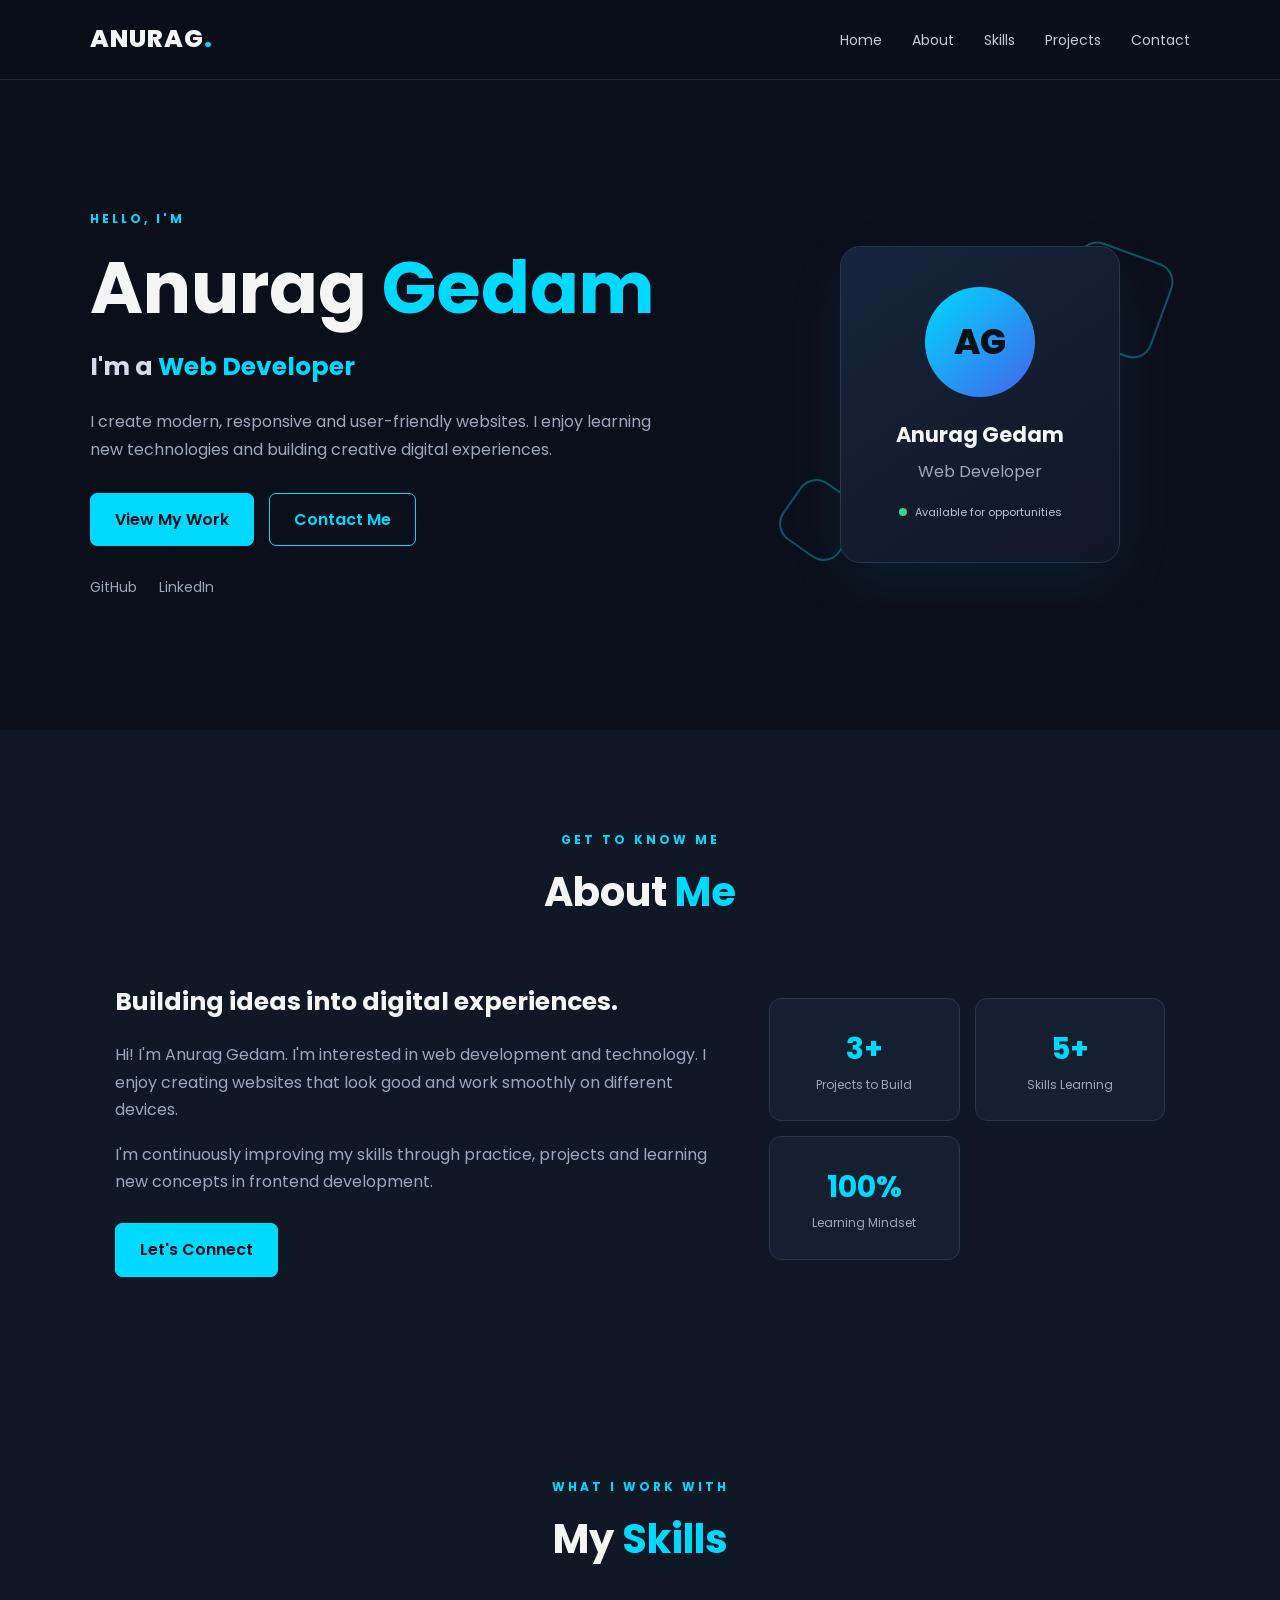
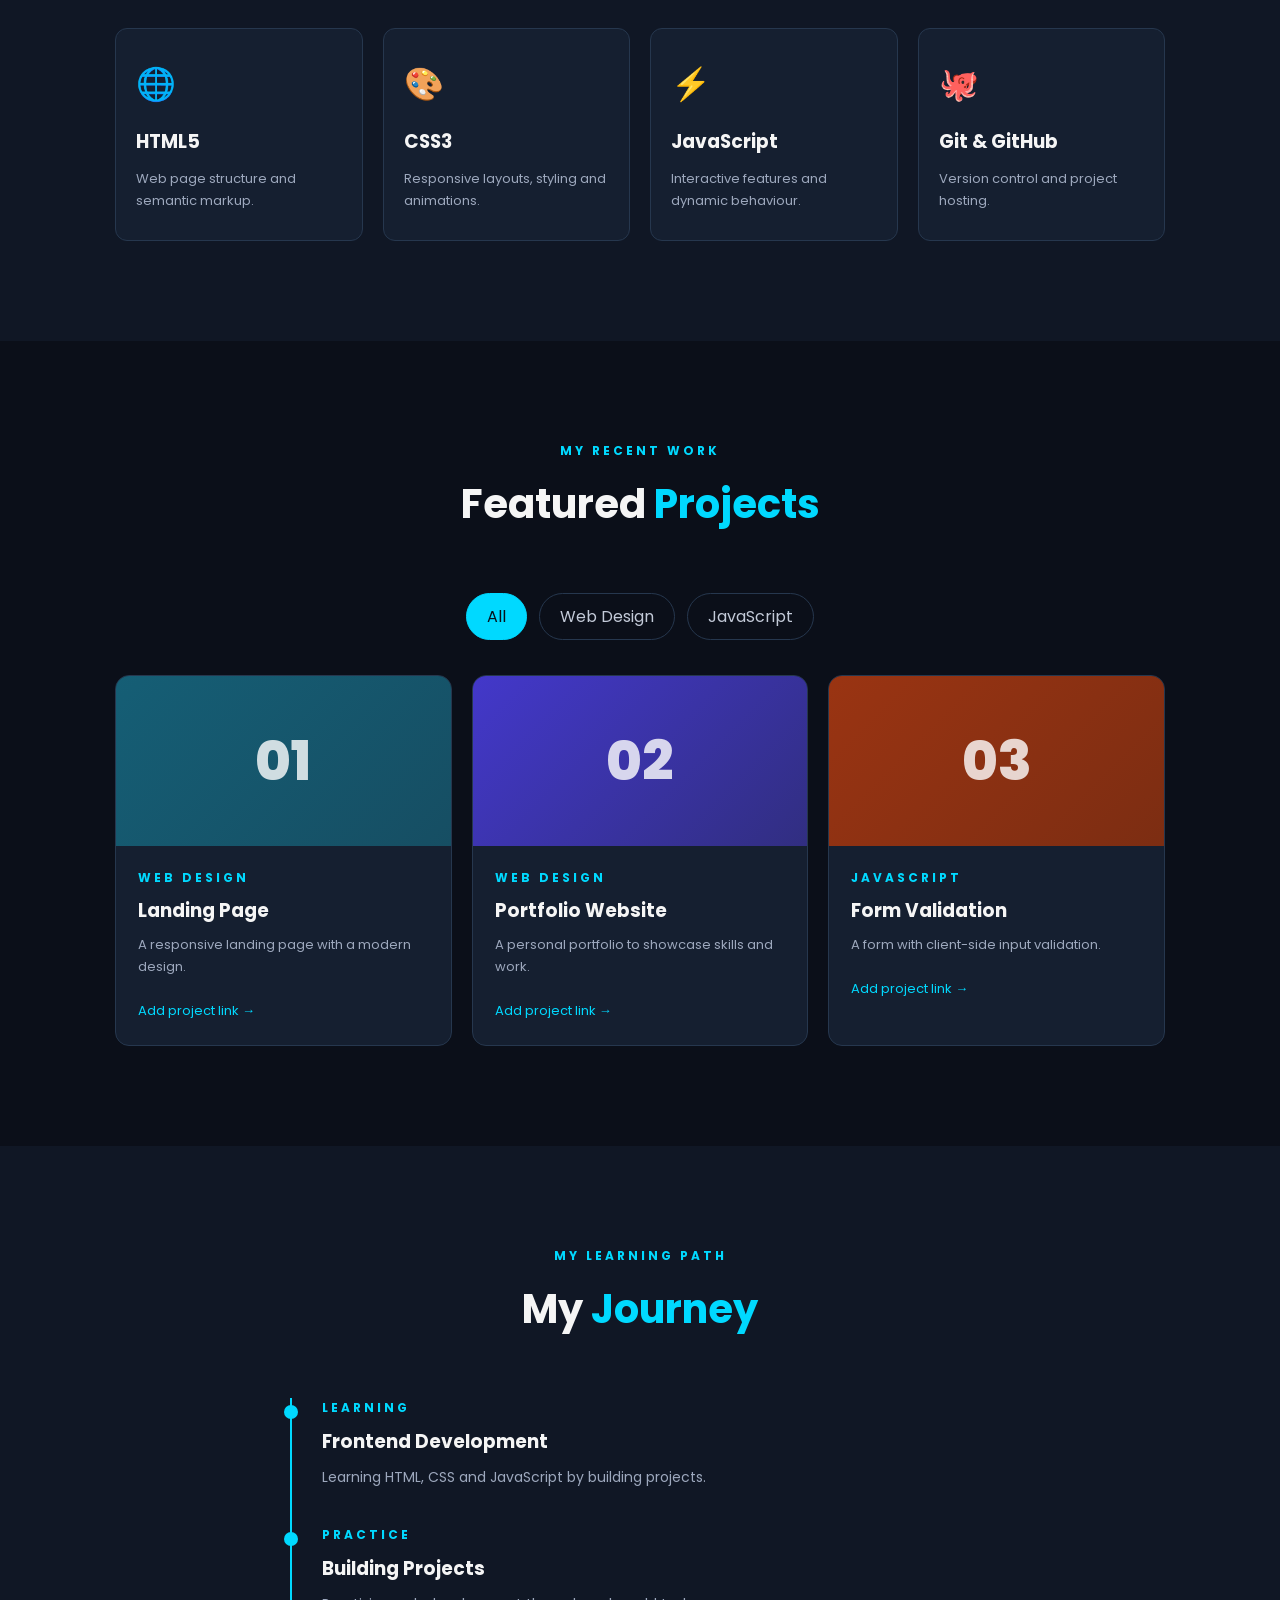
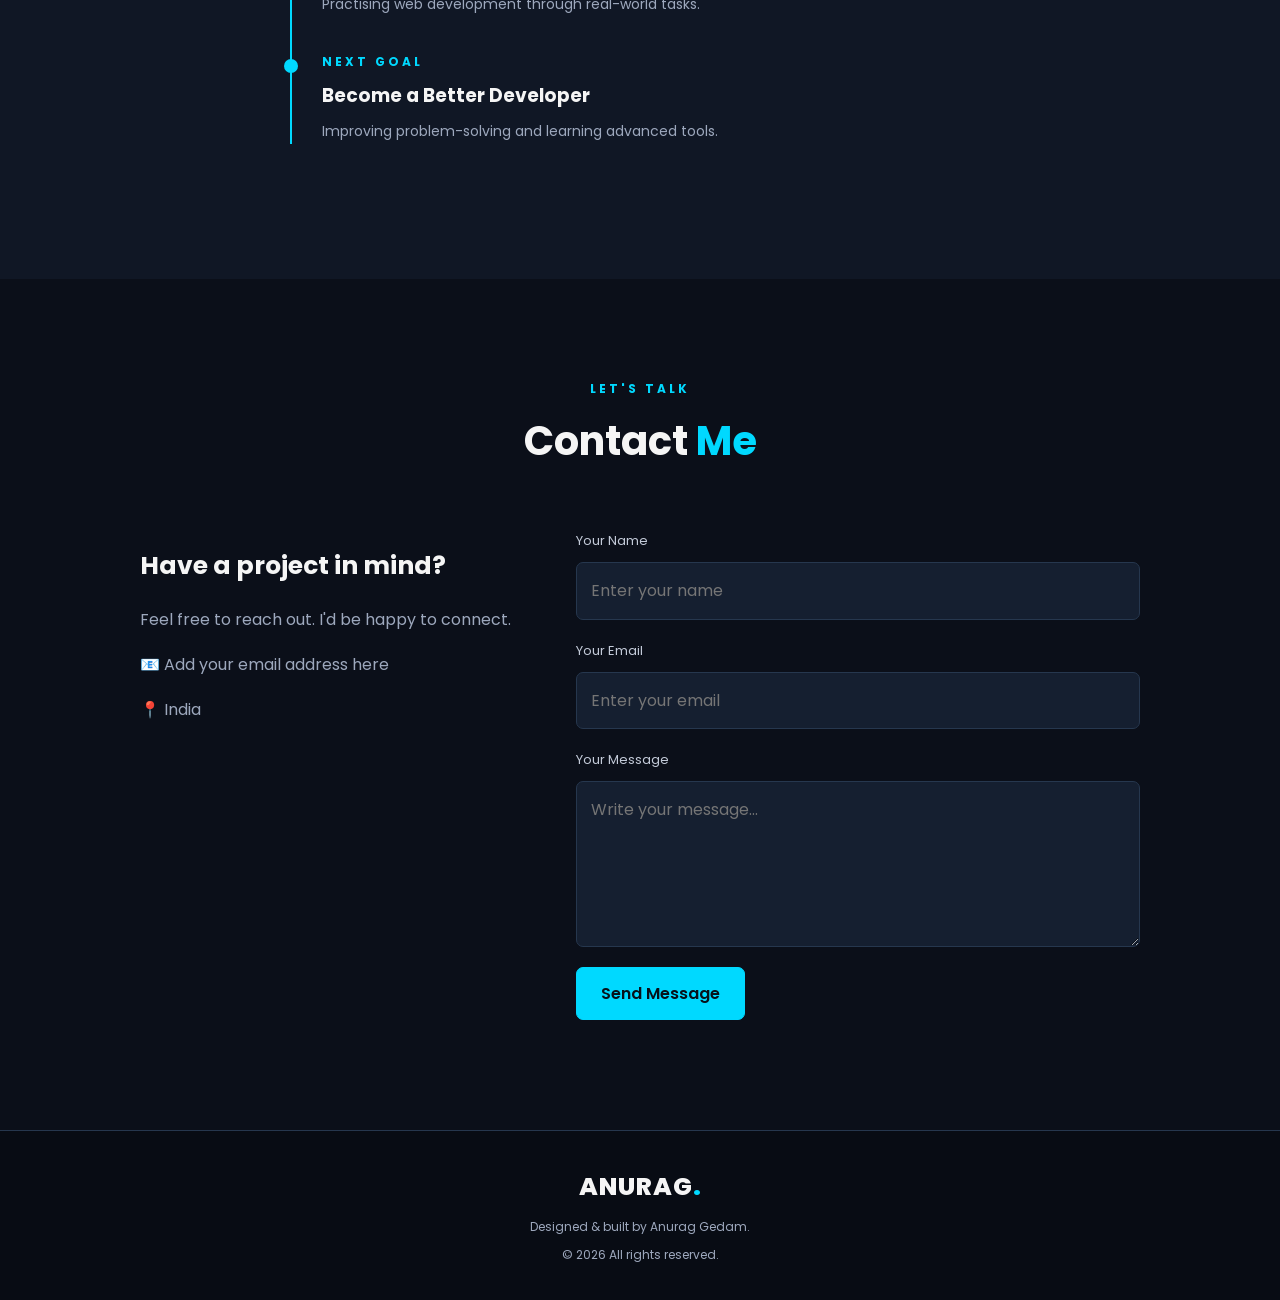
<file: index.html>
<!DOCTYPE html>
<html lang="en">
<head>
    <meta charset="UTF-8">
    <meta name="viewport" content="width=device-width, initial-scale=1.0">
    <meta name="description" content="Anurag Gedam's personal portfolio website">
    <title>Anurag Gedam | Web Developer</title>
    <link rel="stylesheet" href="style.css">
    <link rel="preconnect" href="https://fonts.googleapis.com">
    <link href="https://fonts.googleapis.com/css2?family=Poppins:wght@300;400;500;600;700;800&display=swap" rel="stylesheet">
</head>

<body>

    <div class="progress-bar" id="progressBar"></div>

    <!-- NAVBAR -->
    <header>
        <nav class="navbar">
            <a href="#home" class="logo">ANURAG<span>.</span></a>

            <button class="menu-btn" id="menuBtn" aria-label="Toggle navigation" aria-expanded="false">
                ☰
            </button>

            <ul class="nav-links" id="navLinks">
                <li><a href="#home">Home</a></li>
                <li><a href="#about">About</a></li>
                <li><a href="#skills">Skills</a></li>
                <li><a href="#projects">Projects</a></li>
                <li><a href="#contact">Contact</a></li>
            </ul>
        </nav>
    </header>

    <main>

        <!-- HERO -->
        <section class="hero section" id="home">
            <div class="hero-content reveal">
                <p class="intro">HELLO, I'M</p>
                <h1>Anurag <span>Gedam</span></h1>
                <h2>I'm a <span id="typingText">Web Developer</span></h2>

                <p class="hero-description">
                    I create modern, responsive and user-friendly websites.
                    I enjoy learning new technologies and building creative
                    digital experiences.
                </p>

                <div class="hero-buttons">
                    <a href="#projects" class="btn primary-btn">View My Work</a>
                    <a href="#contact" class="btn secondary-btn">Contact Me</a>
                </div>

                <div class="social-links">
                    <a href="https://github.com/" target="_blank" rel="noopener noreferrer">GitHub</a>
                    <a href="https://www.linkedin.com/" target="_blank" rel="noopener noreferrer">LinkedIn</a>
                </div>
            </div>

            <div class="hero-visual reveal">
                <div class="profile-card">
                    <div class="profile-icon">AG</div>
                    <h3>Anurag Gedam</h3>
                    <p>Web Developer</p>
                    <div class="availability">
                        <span></span> Available for opportunities
                    </div>
                </div>
                <div class="floating-shape shape-one"></div>
                <div class="floating-shape shape-two"></div>
            </div>
        </section>

        <!-- ABOUT -->
        <section class="section about-section" id="about">
            <div class="section-heading reveal">
                <p>GET TO KNOW ME</p>
                <h2>About <span>Me</span></h2>
            </div>

            <div class="about-content reveal">
                <div class="about-text">
                    <h3>Building ideas into digital experiences.</h3>
                    <p>
                        Hi! I'm Anurag Gedam. I'm interested in web development
                        and technology. I enjoy creating websites that look
                        good and work smoothly on different devices.
                    </p>
                    <p>
                        I'm continuously improving my skills through practice,
                        projects and learning new concepts in frontend
                        development.
                    </p>
                    <a href="#contact" class="btn primary-btn">Let's Connect</a>
                </div>

                <div class="about-stats">
                    <div class="stat-card">
                        <h3>3+</h3>
                        <p>Projects to Build</p>
                    </div>
                    <div class="stat-card">
                        <h3>5+</h3>
                        <p>Skills Learning</p>
                    </div>
                    <div class="stat-card">
                        <h3>100%</h3>
                        <p>Learning Mindset</p>
                    </div>
                </div>
            </div>
        </section>

        <!-- SKILLS -->
        <section class="section skills-section" id="skills">
            <div class="section-heading reveal">
                <p>WHAT I WORK WITH</p>
                <h2>My <span>Skills</span></h2>
            </div>

            <div class="skills-grid reveal">
                <div class="skill-card">
                    <div class="skill-icon">🌐</div>
                    <h3>HTML5</h3>
                    <p>Web page structure and semantic markup.</p>
                </div>

                <div class="skill-card">
                    <div class="skill-icon">🎨</div>
                    <h3>CSS3</h3>
                    <p>Responsive layouts, styling and animations.</p>
                </div>

                <div class="skill-card">
                    <div class="skill-icon">⚡</div>
                    <h3>JavaScript</h3>
                    <p>Interactive features and dynamic behaviour.</p>
                </div>

                <div class="skill-card">
                    <div class="skill-icon">🐙</div>
                    <h3>Git & GitHub</h3>
                    <p>Version control and project hosting.</p>
                </div>
            </div>
        </section>

        <!-- PROJECTS -->
        <section class="section projects-section" id="projects">
            <div class="section-heading reveal">
                <p>MY RECENT WORK</p>
                <h2>Featured <span>Projects</span></h2>
            </div>

            <div class="filter-buttons reveal">
                <button class="active" data-filter="all">All</button>
                <button data-filter="web">Web Design</button>
                <button data-filter="js">JavaScript</button>
            </div>

            <div class="projects-grid reveal">

                <article class="project-card" data-category="web">
                    <div class="project-image project-image-one">01</div>
                    <div class="project-info">
                        <p class="project-type">WEB DESIGN</p>
                        <h3>Landing Page</h3>
                        <p>A responsive landing page with a modern design.</p>
                        <a href="#" class="project-link">Add project link →</a>
                    </div>
                </article>

                <article class="project-card" data-category="web">
                    <div class="project-image project-image-two">02</div>
                    <div class="project-info">
                        <p class="project-type">WEB DESIGN</p>
                        <h3>Portfolio Website</h3>
                        <p>A personal portfolio to showcase skills and work.</p>
                        <a href="#" class="project-link">Add project link →</a>
                    </div>
                </article>

                <article class="project-card" data-category="js">
                    <div class="project-image project-image-three">03</div>
                    <div class="project-info">
                        <p class="project-type">JAVASCRIPT</p>
                        <h3>Form Validation</h3>
                        <p>A form with client-side input validation.</p>
                        <a href="#" class="project-link">Add project link →</a>
                    </div>
                </article>

            </div>
        </section>

        <!-- JOURNEY -->
        <section class="section journey-section">
            <div class="section-heading reveal">
                <p>MY LEARNING PATH</p>
                <h2>My <span>Journey</span></h2>
            </div>

            <div class="timeline reveal">
                <div class="timeline-item">
                    <span class="timeline-dot"></span>
                    <div>
                        <p class="timeline-label">LEARNING</p>
                        <h3>Frontend Development</h3>
                        <p>Learning HTML, CSS and JavaScript by building projects.</p>
                    </div>
                </div>

                <div class="timeline-item">
                    <span class="timeline-dot"></span>
                    <div>
                        <p class="timeline-label">PRACTICE</p>
                        <h3>Building Projects</h3>
                        <p>Practising web development through real-world tasks.</p>
                    </div>
                </div>

                <div class="timeline-item">
                    <span class="timeline-dot"></span>
                    <div>
                        <p class="timeline-label">NEXT GOAL</p>
                        <h3>Become a Better Developer</h3>
                        <p>Improving problem-solving and learning advanced tools.</p>
                    </div>
                </div>
            </div>
        </section>

        <!-- CONTACT -->
        <section class="section contact-section" id="contact">
            <div class="section-heading reveal">
                <p>LET'S TALK</p>
                <h2>Contact <span>Me</span></h2>
            </div>

            <div class="contact-content reveal">
                <div class="contact-details">
                    <h3>Have a project in mind?</h3>
                    <p>Feel free to reach out. I'd be happy to connect.</p>
                    <p>📧 Add your email address here</p>
                    <p>📍 India</p>
                </div>

                <form id="contactForm">
                    <label for="name">Your Name</label>
                    <input type="text" id="name" placeholder="Enter your name" required>

                    <label for="email">Your Email</label>
                    <input type="email" id="email" placeholder="Enter your email" required>

                    <label for="message">Your Message</label>
                    <textarea id="message" rows="5" placeholder="Write your message..." required></textarea>

                    <button type="submit" class="btn primary-btn">Send Message</button>
                    <p id="formStatus" aria-live="polite"></p>
                </form>
            </div>
        </section>

    </main>

    <!-- FOOTER -->
    <footer>
        <a href="#home" class="logo">ANURAG<span>.</span></a>
        <p>Designed & built by Anurag Gedam.</p>
        <p>© <span id="year"></span> All rights reserved.</p>
    </footer>

    <script src="script.js"></script>
</body>
</html>
</file>
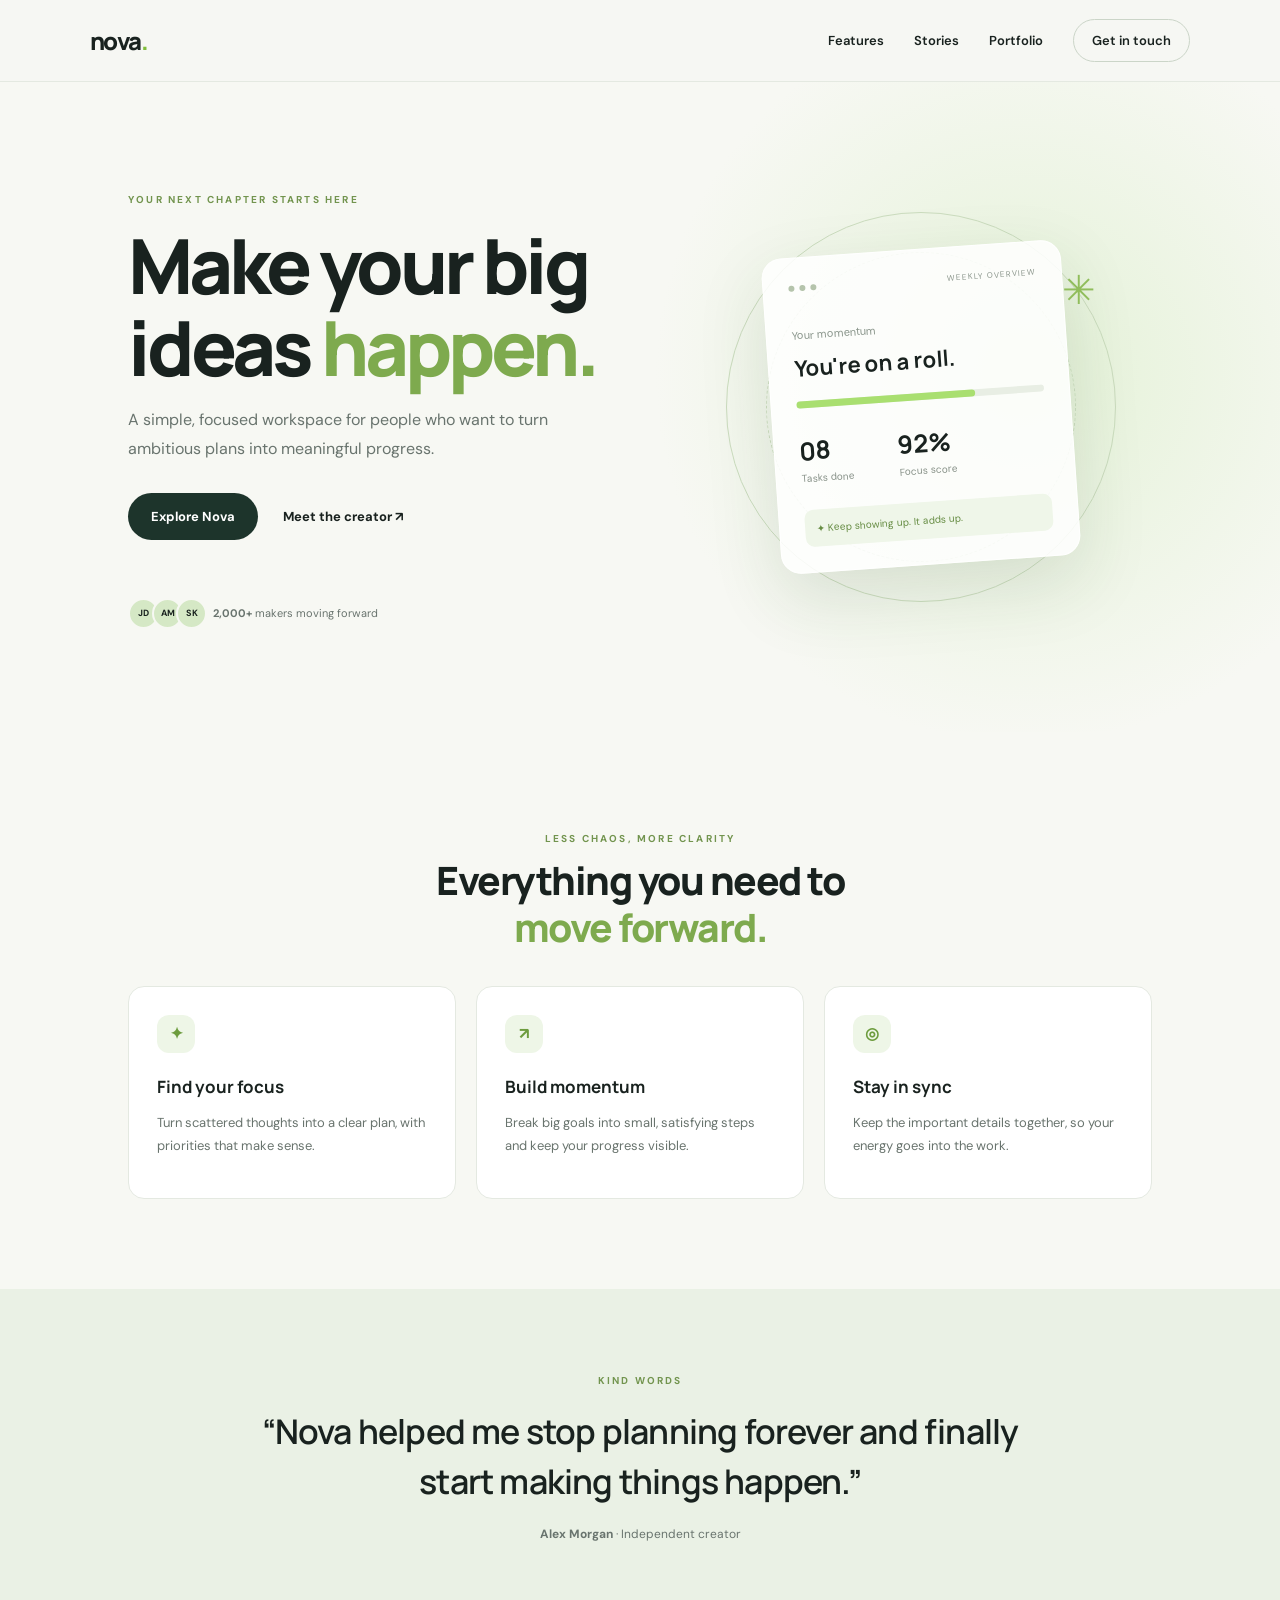
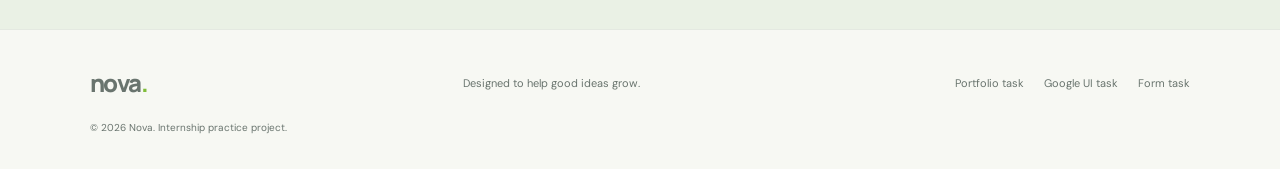
<file: web_development_internship_tasks/index.html>
<!DOCTYPE html>
<html lang="en">
<head>
  <meta charset="UTF-8"><meta name="viewport" content="width=device-width, initial-scale=1.0">
  <title>Nova — Build What's Next</title><link rel="stylesheet" href="style.css">
</head>
<body>
<header class="site-header"><a class="brand" href="index.html">nova<span>.</span></a>
<nav><a href="#features">Features</a><a href="#stories">Stories</a><a href="portfolio.html">Portfolio</a><a class="nav-cta" href="contact.html">Get in touch</a></nav></header>
<main>
<section class="hero"><div class="hero-copy"><p class="eyebrow">YOUR NEXT CHAPTER STARTS HERE</p><h1>Make your big ideas <em>happen.</em></h1><p class="lead">A simple, focused workspace for people who want to turn ambitious plans into meaningful progress.</p><div class="hero-actions"><a class="button primary" href="#features">Explore Nova</a><a class="text-link" href="portfolio.html">Meet the creator ↗</a></div><div class="proof"><div class="avatars"><span>JD</span><span>AM</span><span>SK</span></div><p><strong>2,000+</strong> makers moving forward</p></div></div>
<div class="hero-art"><div class="orbit orbit-one"></div><div class="orbit orbit-two"></div><div class="glass-card"><div class="card-top"><span class="dot"></span><span class="dot"></span><span class="dot"></span><small>WEEKLY OVERVIEW</small></div><p class="muted">Your momentum</p><h2>You're on a roll.</h2><div class="progress"><span></span></div><div class="stats"><div><strong>08</strong><small>Tasks done</small></div><div><strong>92%</strong><small>Focus score</small></div></div><div class="mini-note">✦ Keep showing up. It adds up.</div></div><div class="sparkle">✳</div></div></section>
<section id="features" class="section"><div class="section-heading"><p class="eyebrow">LESS CHAOS, MORE CLARITY</p><h2>Everything you need to<br><em>move forward.</em></h2></div><div class="feature-grid"><article class="feature"><span class="feature-icon">✦</span><h3>Find your focus</h3><p>Turn scattered thoughts into a clear plan, with priorities that make sense.</p></article><article class="feature"><span class="feature-icon">↗</span><h3>Build momentum</h3><p>Break big goals into small, satisfying steps and keep your progress visible.</p></article><article class="feature"><span class="feature-icon">◎</span><h3>Stay in sync</h3><p>Keep the important details together, so your energy goes into the work.</p></article></div></section>
<section id="stories" class="testimonial"><p class="eyebrow">KIND WORDS</p><blockquote>“Nova helped me stop planning forever and finally start making things happen.”</blockquote><p class="person"><strong>Alex Morgan</strong> · Independent creator</p></section>
</main><footer><a class="brand" href="#">nova<span>.</span></a><p>Designed to help good ideas grow.</p><div><a href="portfolio.html">Portfolio task</a><a href="google.html">Google UI task</a><a href="contact.html">Form task</a></div><small>© 2026 Nova. Internship practice project.</small></footer>
</body></html>
</file>
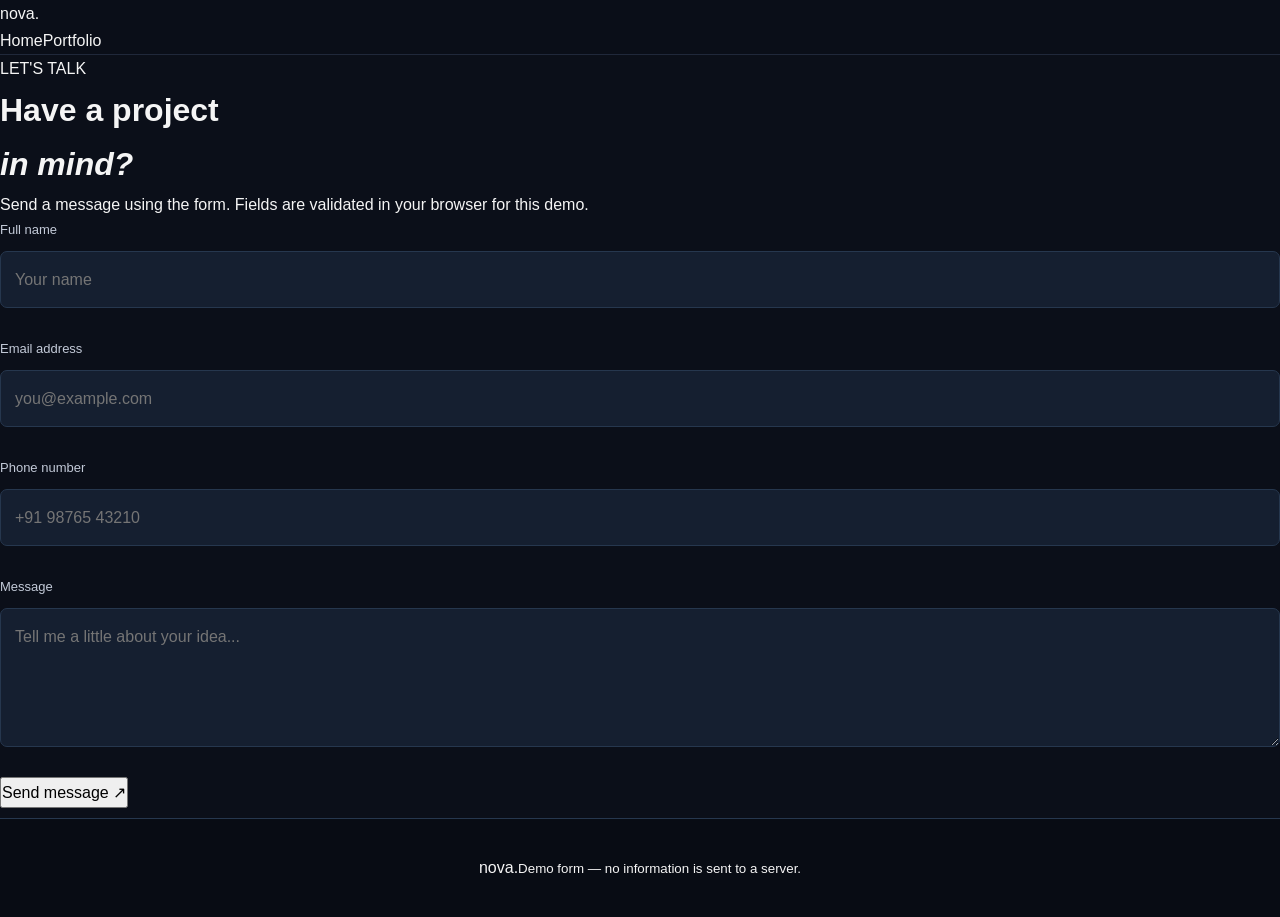
<file: contact.html>
<!DOCTYPE html>
<html lang="en"><head><meta charset="UTF-8"><meta name="viewport" content="width=device-width, initial-scale=1.0"><title>Contact Form — Nova</title><link rel="stylesheet" href="style.css"><script src="script.js" defer></script></head>
<body class="form-page"><header class="site-header"><a class="brand" href="index.html">nova<span>.</span></a><nav><a href="index.html">Home</a><a href="portfolio.html">Portfolio</a></nav></header>
<main class="form-wrap"><div class="form-intro"><p class="eyebrow">LET'S TALK</p><h1>Have a project<br><em>in mind?</em></h1><p class="lead">Send a message using the form. Fields are validated in your browser for this demo.</p></div>
<form id="contactForm" class="contact-form" novalidate><label for="name">Full name</label><input id="name" name="name" type="text" placeholder="Your name" required minlength="2"><small class="error" id="nameError"></small>
<label for="email">Email address</label><input id="email" name="email" type="email" placeholder="you@example.com" required><small class="error" id="emailError"></small>
<label for="phone">Phone number</label><input id="phone" name="phone" type="tel" placeholder="+91 98765 43210" required pattern="[0-9+() -]{7,}"><small class="error" id="phoneError"></small>
<label for="message">Message</label><textarea id="message" name="message" rows="4" placeholder="Tell me a little about your idea..." required minlength="10"></textarea><small class="error" id="messageError"></small>
<button class="button primary submit-button" type="submit">Send message ↗</button><p id="formStatus" class="form-status" role="status" aria-live="polite"></p></form></main><footer><a class="brand" href="index.html">nova<span>.</span></a><small>Demo form — no information is sent to a server.</small></footer></body></html>
</file>
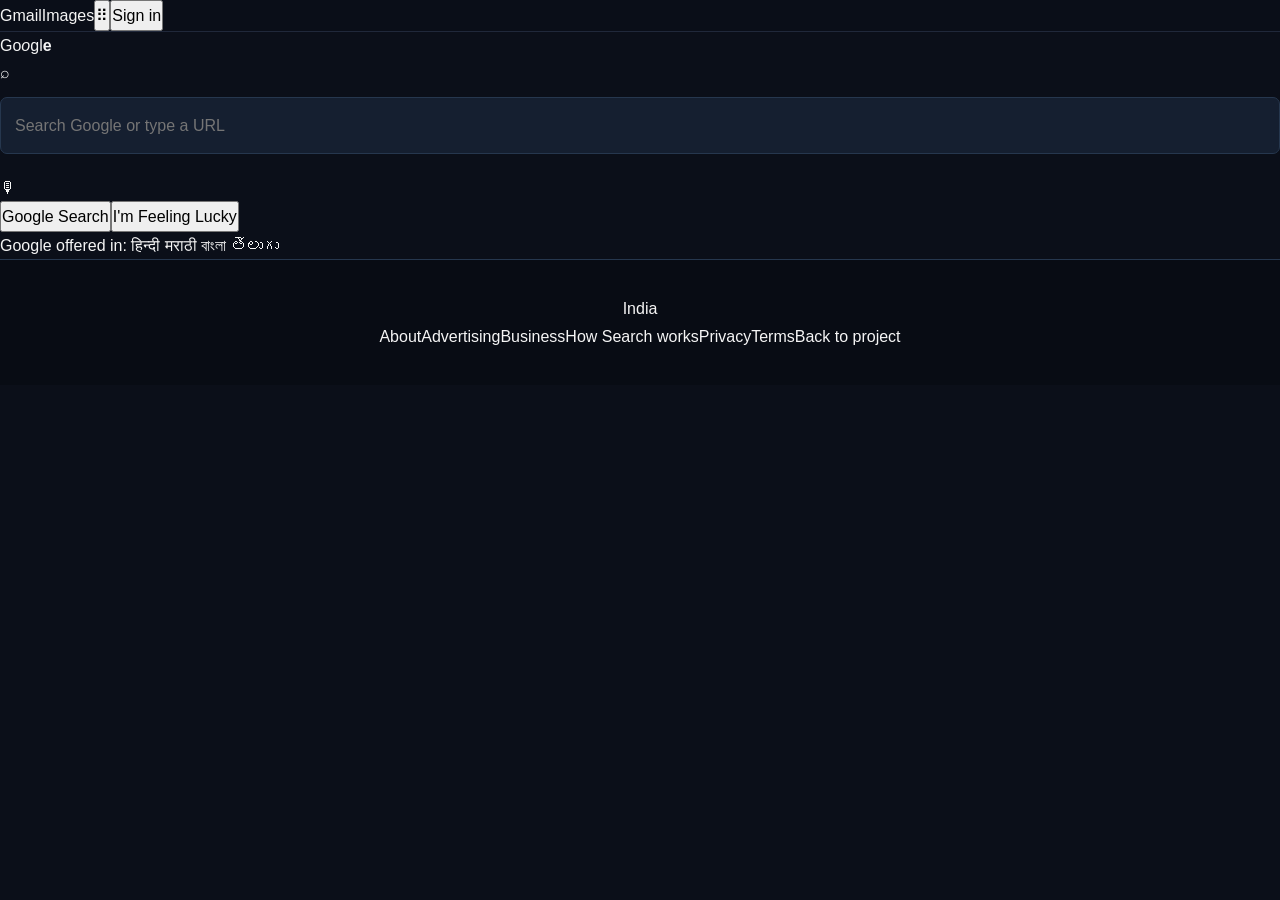
<file: google.html>
<!DOCTYPE html>
<html lang="en"><head><meta charset="UTF-8"><meta name="viewport" content="width=device-width, initial-scale=1.0"><title>Google Homepage UI Recreation</title><link rel="stylesheet" href="style.css"></head>
<body class="google-page"><header class="google-nav"><a href="#">Gmail</a><a href="#">Images</a><button aria-label="Google apps">⠿</button><button class="sign-in">Sign in</button></header>
<main class="google-main"><div class="google-logo" aria-label="Google">G<span>o</span><i>o</i>g<span>l</span><b>e</b></div><form class="google-search" action="#"><span>⌕</span><input type="search" aria-label="Search" placeholder="Search Google or type a URL"><span>🎙</span></form><div class="google-buttons"><button>Google Search</button><button>I'm Feeling Lucky</button></div><p class="language">Google offered in: <a href="#">हिन्दी</a> <a href="#">मराठी</a> <a href="#">বাংলা</a> <a href="#">తెలుగు</a></p></main>
<footer class="google-footer"><div>India</div><div class="footer-links"><span><a href="#">About</a><a href="#">Advertising</a><a href="#">Business</a><a href="#">How Search works</a></span><span><a href="#">Privacy</a><a href="#">Terms</a><a href="index.html">Back to project</a></span></div></footer></body></html>
</file>
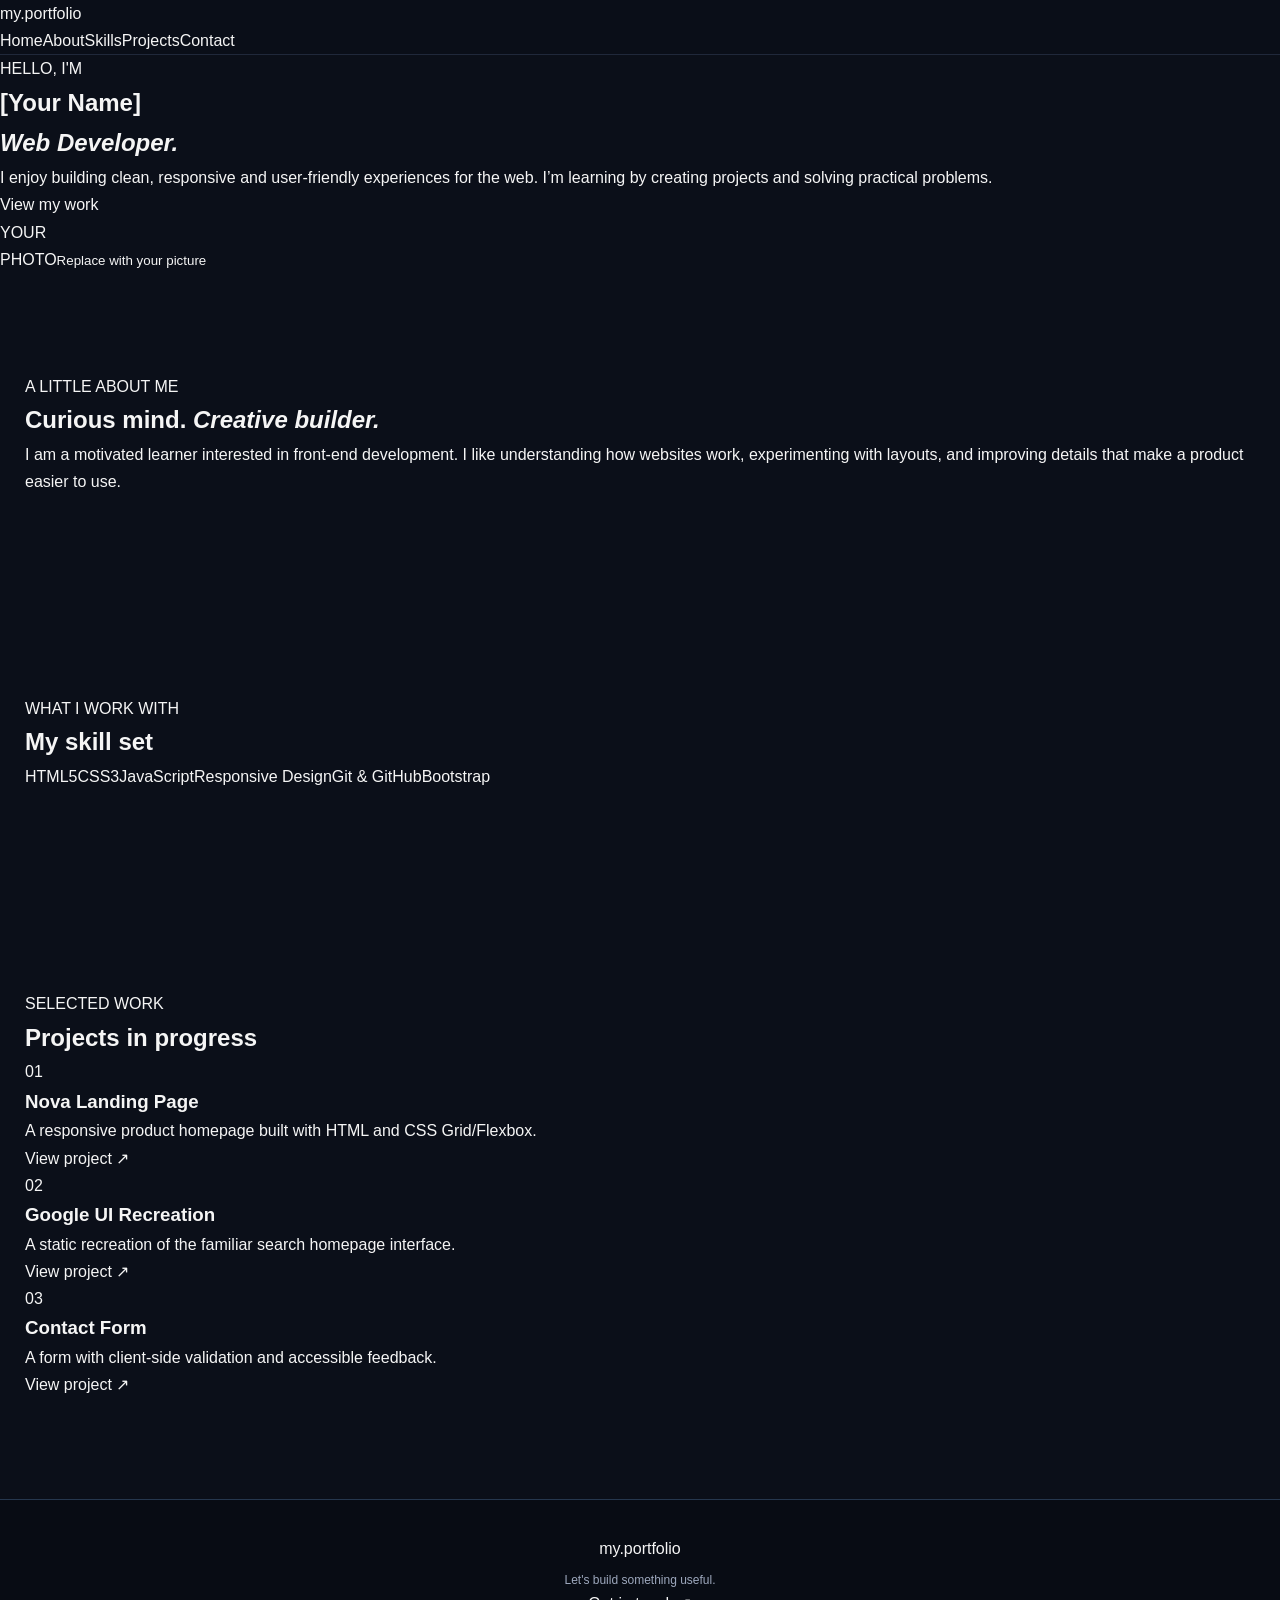
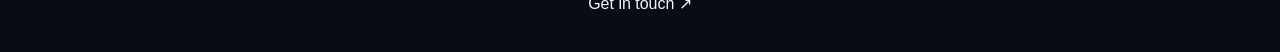
<file: portfolio.html>
<!DOCTYPE html>
<html lang="en"><head><meta charset="UTF-8"><meta name="viewport" content="width=device-width, initial-scale=1.0"><title>Personal Portfolio</title><link rel="stylesheet" href="style.css"></head>
<body class="portfolio-page"><header class="site-header"><a class="brand" href="index.html">my<span>.</span>portfolio</a><nav><a href="index.html">Home</a><a href="#about">About</a><a href="#skills">Skills</a><a href="#projects">Projects</a><a class="nav-cta" href="contact.html">Contact</a></nav></header>
<main><section class="portfolio-hero"><div><p class="eyebrow">HELLO, I'M</p><h1>[Your Name]<br><em>Web Developer.</em></h1><p class="lead">I enjoy building clean, responsive and user-friendly experiences for the web. I’m learning by creating projects and solving practical problems.</p><a class="button primary" href="#projects">View my work</a></div><div class="profile-placeholder"><span>YOUR<br>PHOTO</span><small>Replace with your picture</small></div></section>
<section id="about" class="section"><p class="eyebrow">A LITTLE ABOUT ME</p><h2>Curious mind. <em>Creative builder.</em></h2><p class="body-copy">I am a motivated learner interested in front-end development. I like understanding how websites work, experimenting with layouts, and improving details that make a product easier to use.</p></section>
<section id="skills" class="section soft"><p class="eyebrow">WHAT I WORK WITH</p><h2>My skill set</h2><div class="skill-list"><span>HTML5</span><span>CSS3</span><span>JavaScript</span><span>Responsive Design</span><span>Git & GitHub</span><span>Bootstrap</span></div></section>
<section id="projects" class="section"><p class="eyebrow">SELECTED WORK</p><h2>Projects in progress</h2><div class="feature-grid"><article class="feature"><span class="feature-icon">01</span><h3>Nova Landing Page</h3><p>A responsive product homepage built with HTML and CSS Grid/Flexbox.</p><a href="index.html">View project ↗</a></article><article class="feature"><span class="feature-icon">02</span><h3>Google UI Recreation</h3><p>A static recreation of the familiar search homepage interface.</p><a href="google.html">View project ↗</a></article><article class="feature"><span class="feature-icon">03</span><h3>Contact Form</h3><p>A form with client-side validation and accessible feedback.</p><a href="contact.html">View project ↗</a></article></div></section></main>
<footer><a class="brand" href="index.html">my<span>.</span>portfolio</a><p>Let's build something useful.</p><a href="contact.html">Get in touch ↗</a></footer></body></html>
</file>
<file: style.css>
* {
    margin: 0;
    padding: 0;
    box-sizing: border-box;
}

html {
    scroll-behavior: smooth;
    scroll-padding-top: 85px;
}

body {
    font-family: 'Poppins', sans-serif;
    background: #0b0f19;
    color: #f5f5f5;
    line-height: 1.7;
}

a {
    text-decoration: none;
    color: inherit;
}

button, input, textarea {
    font: inherit;
}

.progress-bar {
    position: fixed;
    top: 0;
    left: 0;
    height: 4px;
    width: 0;
    background: #00d9ff;
    z-index: 2000;
}

header {
    position: sticky;
    top: 0;
    z-index: 1000;
    background: rgba(11, 15, 25, 0.95);
    backdrop-filter: blur(12px);
    border-bottom: 1px solid #20283a;
}

.navbar {
    max-width: 1150px;
    margin: auto;
    padding: 18px 25px;
    display: flex;
    justify-content: space-between;
    align-items: center;
}

.logo {
    font-size: 25px;
    font-weight: 800;
    letter-spacing: 1px;
}

.logo span, .hero h1 span, .section-heading h2 span {
    color: #00d9ff;
}

.nav-links {
    display: flex;
    list-style: none;
    gap: 30px;
}

.nav-links a {
    color: #c3cad8;
    font-size: 14px;
    transition: 0.3s;
}

.nav-links a:hover {
    color: #00d9ff;
}

.menu-btn {
    display: none;
    color: white;
    background: none;
    border: none;
    font-size: 28px;
    cursor: pointer;
}

.section {
    padding: 100px 25px;
}

.hero {
    max-width: 1150px;
    min-height: 650px;
    margin: auto;
    display: grid;
    grid-template-columns: 1.2fr 0.8fr;
    align-items: center;
    gap: 50px;
}

.intro, .section-heading > p, .project-type, .timeline-label {
    color: #00d9ff;
    font-size: 12px;
    font-weight: 700;
    letter-spacing: 3px;
}

.hero h1 {
    font-size: clamp(42px, 6vw, 72px);
    line-height: 1.2;
    margin: 15px 0;
}

.hero h2 {
    font-size: 25px;
    color: #d5dbea;
    margin-bottom: 20px;
}

#typingText {
    color: #00d9ff;
}

.hero-description {
    color: #9da8bd;
    max-width: 570px;
    margin-bottom: 30px;
}

.hero-buttons {
    display: flex;
    gap: 15px;
    flex-wrap: wrap;
}

.btn {
    display: inline-block;
    padding: 12px 24px;
    border-radius: 7px;
    border: 1px solid #00d9ff;
    cursor: pointer;
    font-weight: 600;
    transition: 0.3s;
}

.primary-btn {
    background: #00d9ff;
    color: #07111a;
}

.primary-btn:hover {
    background: #fff;
    border-color: #fff;
    transform: translateY(-3px);
}

.secondary-btn {
    color: #00d9ff;
}

.secondary-btn:hover {
    background: #00d9ff;
    color: #07111a;
}

.social-links {
    display: flex;
    gap: 22px;
    margin-top: 30px;
    color: #9da8bd;
    font-size: 14px;
}

.social-links a:hover {
    color: #00d9ff;
}

.hero-visual {
    position: relative;
    display: flex;
    justify-content: center;
    align-items: center;
    min-height: 350px;
}

.profile-card {
    width: 280px;
    padding: 40px 25px;
    text-align: center;
    background: linear-gradient(145deg, #17243a, #101725);
    border: 1px solid #26374e;
    border-radius: 20px;
    box-shadow: 0 20px 60px rgba(0, 217, 255, 0.08);
    z-index: 2;
    animation: float 4s ease-in-out infinite;
}

.profile-icon {
    width: 110px;
    height: 110px;
    margin: 0 auto 20px;
    display: grid;
    place-items: center;
    border-radius: 50%;
    background: linear-gradient(135deg, #00d9ff, #4263eb);
    color: #07111a;
    font-size: 35px;
    font-weight: 800;
}

.profile-card h3 {
    font-size: 21px;
}

.profile-card > p {
    color: #9da8bd;
    margin: 5px 0 18px;
}

.availability {
    font-size: 11px;
    color: #b8c5d8;
}

.availability span {
    display: inline-block;
    width: 8px;
    height: 8px;
    background: #36d399;
    border-radius: 50%;
    margin-right: 5px;
}

.floating-shape {
    position: absolute;
    border: 2px solid #00d9ff;
    border-radius: 20px;
    opacity: 0.35;
}

.shape-one {
    width: 100px;
    height: 100px;
    top: 20px;
    right: 25px;
    transform: rotate(20deg);
}

.shape-two {
    width: 70px;
    height: 70px;
    bottom: 25px;
    left: 15px;
    transform: rotate(35deg);
}

@keyframes float {
    0%, 100% { transform: translateY(0); }
    50% { transform: translateY(-12px); }
}

.section-heading {
    text-align: center;
    margin-bottom: 55px;
}

.section-heading h2 {
    font-size: 40px;
    margin-top: 8px;
}

.about-section, .skills-section, .journey-section {
    background: #101725;
}

.about-content {
    max-width: 1050px;
    margin: auto;
    display: grid;
    grid-template-columns: 1.2fr 0.8fr;
    gap: 60px;
    align-items: center;
}

.about-text h3, .contact-details h3 {
    font-size: 25px;
    margin-bottom: 18px;
}

.about-text p, .contact-details p {
    color: #9da8bd;
    margin-bottom: 18px;
}

.about-text .btn {
    margin-top: 10px;
}

.about-stats {
    display: grid;
    grid-template-columns: 1fr 1fr;
    gap: 15px;
}

.stat-card {
    padding: 25px 15px;
    text-align: center;
    border: 1px solid #26374e;
    border-radius: 12px;
    background: #151f30;
}

.stat-card h3 {
    font-size: 30px;
    color: #00d9ff;
}

.stat-card p {
    font-size: 12px;
    color: #9da8bd;
}

.skills-grid, .projects-grid {
    max-width: 1050px;
    margin: auto;
    display: grid;
    grid-template-columns: repeat(4, 1fr);
    gap: 20px;
}

.skill-card {
    padding: 28px 20px;
    background: #151f30;
    border: 1px solid #26374e;
    border-radius: 12px;
    transition: 0.3s;
}

.skill-card:hover, .project-card:hover {
    transform: translateY(-7px);
    border-color: #00d9ff;
}

.skill-icon {
    font-size: 32px;
    margin-bottom: 15px;
}

.skill-card h3 {
    margin-bottom: 10px;
}

.skill-card p {
    color: #9da8bd;
    font-size: 13px;
}

.filter-buttons {
    display: flex;
    justify-content: center;
    gap: 12px;
    margin-bottom: 35px;
    flex-wrap: wrap;
}

.filter-buttons button {
    padding: 9px 20px;
    border: 1px solid #26374e;
    border-radius: 30px;
    background: transparent;
    color: #c3cad8;
    cursor: pointer;
}

.filter-buttons button.active,
.filter-buttons button:hover {
    background: #00d9ff;
    color: #07111a;
    border-color: #00d9ff;
}

.projects-grid {
    grid-template-columns: repeat(3, 1fr);
}

.project-card {
    overflow: hidden;
    border: 1px solid #26374e;
    border-radius: 14px;
    background: #151f30;
    transition: 0.3s;
}

.project-card[hidden] {
    display: none;
}

.project-image {
    height: 170px;
    display: grid;
    place-items: center;
    font-size: 55px;
    font-weight: 800;
    color: rgba(255, 255, 255, 0.8);
}

.project-image-one {
    background: linear-gradient(135deg, #155e75, #164e63);
}

.project-image-two {
    background: linear-gradient(135deg, #4338ca, #312e81);
}

.project-image-three {
    background: linear-gradient(135deg, #9a3412, #7c2d12);
}

.project-info {
    padding: 22px;
}

.project-info h3 {
    margin: 7px 0;
}

.project-info > p:not(.project-type) {
    color: #9da8bd;
    font-size: 13px;
    margin-bottom: 18px;
}

.project-link {
    color: #00d9ff;
    font-size: 13px;
}

.timeline {
    max-width: 700px;
    margin: auto;
    border-left: 2px solid #00d9ff;
    padding-left: 30px;
}

.timeline-item {
    position: relative;
    margin-bottom: 35px;
}

.timeline-dot {
    position: absolute;
    left: -38px;
    top: 7px;
    width: 14px;
    height: 14px;
    background: #00d9ff;
    border-radius: 50%;
}

.timeline-item h3 {
    margin: 8px 0;
}

.timeline-item div > p:last-child {
    color: #9da8bd;
    font-size: 14px;
}

.contact-content {
    max-width: 1000px;
    margin: auto;
    display: grid;
    grid-template-columns: 0.8fr 1.2fr;
    gap: 60px;
}

.contact-details {
    padding-top: 15px;
}

form {
    display: flex;
    flex-direction: column;
    gap: 10px;
}

form label {
    font-size: 13px;
    color: #c3cad8;
}

form input, form textarea {
    width: 100%;
    padding: 14px;
    border: 1px solid #26374e;
    border-radius: 7px;
    background: #151f30;
    color: white;
    outline: none;
    margin-bottom: 10px;
}

form input:focus, form textarea:focus {
    border-color: #00d9ff;
}

form textarea {
    resize: vertical;
}

form button {
    align-self: flex-start;
}

#formStatus {
    color: #36d399;
    font-size: 13px;
}

footer {
    padding: 35px 20px;
    text-align: center;
    border-top: 1px solid #26374e;
    background: #080c14;
}

footer p {
    color: #9da8bd;
    font-size: 12px;
    margin-top: 8px;
}

.reveal {
    opacity: 0;
    transform: translateY(25px);
    transition: opacity 0.7s ease, transform 0.7s ease;
}

.reveal.visible {
    opacity: 1;
    transform: translateY(0);
}

/* RESPONSIVE DESIGN */
@media (max-width: 850px) {
    .hero {
        grid-template-columns: 1fr;
        text-align: center;
        padding-top: 70px;
    }

    .hero-description {
        margin-left: auto;
        margin-right: auto;
    }

    .hero-buttons, .social-links {
        justify-content: center;
    }

    .hero-visual {
        min-height: 300px;
    }

    .about-content, .contact-content {
        grid-template-columns: 1fr;
    }

    .skills-grid {
        grid-template-columns: repeat(2, 1fr);
    }

    .projects-grid {
        grid-template-columns: repeat(2, 1fr);
    }
}

@media (max-width: 600px) {
    .navbar {
        padding: 15px 20px;
    }

    .menu-btn {
        display: block;
    }

    .nav-links {
        display: none;
        position: absolute;
        top: 65px;
        left: 0;
        width: 100%;
        padding: 20px;
        background: #101725;
        flex-direction: column;
        gap: 18px;
        border-bottom: 1px solid #26374e;
    }

    .nav-links.open {
        display: flex;
    }

    .section {
        padding: 75px 20px;
    }

    .section-heading h2 {
        font-size: 32px;
    }

    .hero h1 {
        font-size: 43px;
    }

    .hero h2 {
        font-size: 20px;
    }

    .skills-grid, .projects-grid {
        grid-template-columns: 1fr;
    }

    .about-stats {
        grid-template-columns: 1fr 1fr;
    }

    .contact-content {
        gap: 25px;
    }
}

@media (prefers-reduced-motion: reduce) {
    *, *::before, *::after {
        scroll-behavior: auto !important;
        animation-duration: 0.01ms !important;
        transition-duration: 0.01ms !important;
    }

    .reveal {
        opacity: 1;
        transform: none;
    }
}
</file>
<file: web_development_internship_tasks/style.css>
@import url('https://fonts.googleapis.com/css2?family=DM+Sans:wght@400;500;600;700&family=Manrope:wght@400;500;600;700;800&display=swap');
:root{--ink:#19221f;--muted:#69746e;--green:#b8f36b;--deep:#1d342b;--paper:#f7f8f3;--line:#e4e9e1}*{box-sizing:border-box}html{scroll-behavior:smooth}body{margin:0;font-family:'DM Sans',sans-serif;color:var(--ink);background:var(--paper)}a{color:inherit;text-decoration:none}.site-header{height:82px;display:flex;align-items:center;justify-content:space-between;padding:0 7%;border-bottom:1px solid var(--line);background:rgba(247,248,243,.92)}.brand{font:800 24px Manrope,sans-serif;letter-spacing:-1.5px}.brand span{color:#80bd3b}.site-header nav{display:flex;align-items:center;gap:30px;font-size:13px;font-weight:600}.site-header nav a:hover,footer a:hover{color:#6e9e36}.nav-cta{padding:12px 18px;border:1px solid #cbd5c8;border-radius:30px}.hero{min-height:650px;padding:90px 10%;display:grid;grid-template-columns:1.05fr .95fr;align-items:center;gap:50px;background:radial-gradient(circle at 80% 45%,#e4f2d7,transparent 34%)}.eyebrow{font-size:10px;letter-spacing:2.2px;font-weight:700;color:#72944e}.hero h1,.portfolio-hero h1,.form-intro h1{font:800 clamp(48px,6vw,76px)/1.08 Manrope,sans-serif;letter-spacing:-4px;margin:18px 0}.hero h1 em,.section h2 em,.portfolio-hero h1 em,.form-intro h1 em{font-style:normal;color:#7eaa4e}.lead{color:var(--muted);font-size:16px;line-height:1.8;max-width:490px}.hero-actions{display:flex;align-items:center;gap:25px;margin-top:30px}.button{display:inline-block;border:0;border-radius:30px;padding:15px 23px;font-weight:700;font-size:13px;cursor:pointer}.primary{background:var(--deep);color:white}.primary:hover{background:#345343}.text-link{font-size:13px;font-weight:700}.proof{display:flex;align-items:center;gap:13px;margin-top:55px}.proof p{font-size:11px;color:var(--muted)}.avatars{display:flex}.avatars span{display:grid;place-items:center;width:31px;height:31px;border-radius:50%;background:#d5e8c5;border:2px solid var(--paper);margin-right:-7px;font-size:9px;font-weight:700}.hero-art{height:420px;display:grid;place-items:center;position:relative}.orbit{position:absolute;border:1px solid #cbdcbe;border-radius:50%;width:390px;height:390px}.orbit-two{width:310px;height:310px;border-style:dashed}.glass-card{position:relative;width:300px;padding:25px;background:#ffffffd9;border:1px solid white;border-radius:20px;box-shadow:0 25px 70px #29442a20;transform:rotate(-4deg)}.card-top{display:flex;gap:5px;align-items:center;margin-bottom:35px}.dot{width:6px;height:6px;border-radius:50%;background:#b5c4ac}.card-top small{margin-left:auto;font-size:8px;letter-spacing:1px;color:#8b968c}.muted{color:#89958b;font-size:11px}.glass-card h2{font:700 22px Manrope;margin:5px 0 18px}.progress{height:7px;border-radius:10px;background:#e8eee4}.progress span{display:block;width:72%;height:100%;background:#a9df70;border-radius:10px}.stats{display:flex;gap:45px;margin:25px 0}.stats div{display:grid;gap:4px}.stats strong{font:700 25px Manrope}.stats small{font-size:10px;color:#879188}.mini-note{background:#eff6e9;padding:12px;border-radius:9px;font-size:10px;color:#668c43}.sparkle{position:absolute;right:12%;top:16%;font-size:40px;color:#90bd5b}.section{padding:90px 10%}.section-heading{text-align:center}.section h2{font:800 39px/1.2 Manrope;letter-spacing:-1.5px;margin:12px 0 35px}.feature-grid{display:grid;grid-template-columns:repeat(3,1fr);gap:20px;margin-top:35px}.feature{background:white;border:1px solid var(--line);border-radius:16px;padding:28px;min-height:200px}.feature-icon{display:grid;place-items:center;width:38px;height:38px;background:#eef6e7;color:#6d9c3e;border-radius:12px;font-weight:800}.feature h3{font:700 17px Manrope;margin:22px 0 10px}.feature p,.body-copy{font-size:13px;line-height:1.8;color:var(--muted)}.feature a{font-size:12px;font-weight:700}.testimonial{text-align:center;background:#eaf1e5;padding:75px 15%}.testimonial blockquote{font:600 clamp(22px,3vw,34px)/1.45 Manrope;letter-spacing:-.8px;max-width:760px;margin:20px auto}.person{font-size:12px;color:var(--muted)}footer{padding:35px 7%;display:flex;align-items:center;justify-content:space-between;gap:20px;flex-wrap:wrap;border-top:1px solid var(--line);font-size:11px;color:var(--muted)}footer div{display:flex;gap:20px}footer small{width:100%;font-size:10px}.portfolio-hero{padding:85px 12%;display:grid;grid-template-columns:1fr 300px;align-items:center;gap:70px;background:#eef4e9}.profile-placeholder{height:330px;border-radius:48% 48% 18px 18px;background:linear-gradient(145deg,#d5e7c9,#9ebd8c);display:grid;place-content:center;text-align:center;color:#49613f;font:800 22px Manrope;box-shadow:18px 18px 0 #dce8d5}.profile-placeholder small{font:10px 'DM Sans';margin-top:10px}.body-copy{max-width:700px;font-size:15px}.soft{background:#edf2e9}.skill-list{display:flex;flex-wrap:wrap;gap:12px}.skill-list span{padding:12px 18px;border-radius:30px;background:white;border:1px solid var(--line);font-size:12px;font-weight:600}.portfolio-page .section{padding-top:65px;padding-bottom:65px}.portfolio-page .feature{min-height:190px}.portfolio-page .feature-icon{font-size:12px}.form-wrap{max-width:1050px;margin:65px auto;padding:0 30px;display:grid;grid-template-columns:.85fr 1fr;gap:90px}.form-intro h1{font-size:57px}.contact-form{background:white;border:1px solid var(--line);border-radius:18px;padding:30px;box-shadow:0 15px 45px #233b2810}.contact-form label{display:block;font-size:12px;font-weight:700;margin:15px 0 7px}.contact-form input,.contact-form textarea{width:100%;padding:13px 14px;border:1px solid #dce4d9;border-radius:9px;font:13px 'DM Sans';background:#fcfdfb;outline:none}.contact-form input:focus,.contact-form textarea:focus{border-color:#88b85b;box-shadow:0 0 0 3px #a9d77b30}.contact-form textarea{resize:vertical}.error{display:block;min-height:14px;color:#bd4545;font-size:10px;margin-top:4px}.submit-button{margin-top:18px}.form-status{font-size:12px;color:#4f8537}.google-page{background:white;font-family:Arial,sans-serif;min-height:100vh;display:flex;flex-direction:column;color:#202124}.google-nav{height:60px;display:flex;align-items:center;justify-content:flex-end;gap:20px;padding:0 25px;font-size:13px}.google-nav button{border:0;background:transparent;font-size:20px}.google-nav .sign-in{background:#1a73e8;color:white;border-radius:4px;padding:10px 25px;font-size:14px}.google-main{flex:1;display:flex;align-items:center;flex-direction:column;padding-top:125px}.google-logo{font-size:88px;letter-spacing:-7px;font-weight:500;margin-bottom:28px}.google-logo span{color:#4285f4}.google-logo i{color:#ea4335;font-style:normal}.google-logo l{color:#34a853}.google-logo b{color:#fbbc05;font-weight:500}.google-search{width:min(580px,90%);height:48px;border:1px solid #dfe1e5;border-radius:30px;display:flex;align-items:center;padding:0 16px;gap:13px}.google-search:hover{box-shadow:0 1px 6px #20212430}.google-search input{border:0;outline:0;flex:1;font-size:16px}.google-search span{color:#777}.google-buttons{display:flex;gap:12px;margin:28px}.google-buttons button{background:#f8f9fa;border:1px solid #f8f9fa;border-radius:4px;padding:10px 16px;color:#3c4043;font-size:14px}.google-buttons button:hover{border-color:#dadce0;box-shadow:0 1px 1px #0002}.language{font-size:13px}.language a{color:#1a0dab;margin:0 4px}.google-footer{background:#f2f2f2;color:#70757a;padding:15px 30px;font-size:14px}.footer-links{display:flex;justify-content:space-between;border-top:1px solid #dadce0;margin-top:15px;padding-top:15px}.footer-links span{display:flex;gap:25px}.google-footer a:hover{text-decoration:underline}
@media(max-width:760px){.site-header{height:auto;padding:20px 6%;align-items:flex-start;gap:20px}.site-header nav{gap:12px;flex-wrap:wrap;justify-content:flex-end;font-size:11px}.nav-cta{padding:8px 11px}.hero{padding:65px 7%;grid-template-columns:1fr;gap:15px}.hero h1{font-size:54px}.hero-art{height:340px}.orbit{width:300px;height:300px}.orbit-two{width:240px;height:240px}.section{padding:65px 7%}.feature-grid{grid-template-columns:1fr}.testimonial{padding:60px 8%}.portfolio-hero{padding:65px 8%;grid-template-columns:1fr;gap:40px}.profile-placeholder{max-width:260px;width:100%;height:280px;margin:auto}.form-wrap{margin:45px auto;grid-template-columns:1fr;gap:25px;padding:0 7%}.form-intro h1{font-size:48px}.google-main{padding-top:105px}.google-logo{font-size:70px}.footer-links{gap:20px;flex-direction:column}.footer-links span{flex-wrap:wrap;gap:15px}footer{padding:30px 7%}}
</file>
